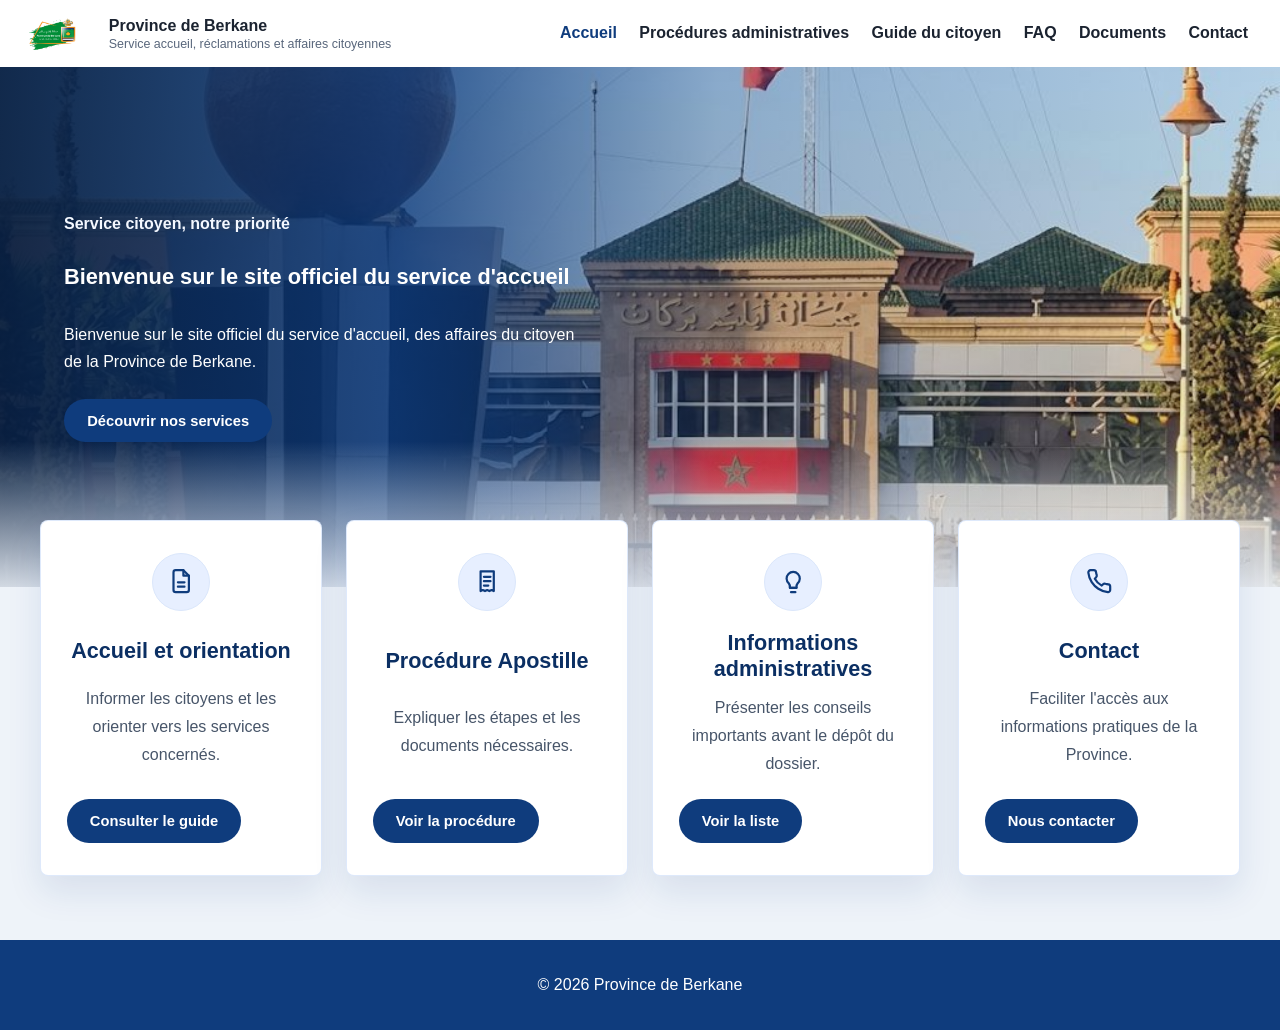
<file: index.html>
<!DOCTYPE html>
<html lang="fr">
<head>
    <meta charset="UTF-8">
    <meta name="viewport" content="width=device-width, initial-scale=1.0">
    <title>Accueil - Apostille Berkane</title>
    <link rel="stylesheet" href="style.css">
</head>
<body>
    <div class="topbar">
        <img src="berkane-logo.png" alt="Logo de la Province de Berkane" class="topbar-logo">
        <div class="site-title">
            <strong>Province de Berkane</strong>
            <span>Service accueil, réclamations et affaires citoyennes</span>
        </div>
        <nav aria-label="Navigation principale">
            <a href="index.html" aria-current="page">Accueil</a>
            <a href="procedures.html">Procédures administratives</a>
            <a href="guide.html">Guide du citoyen</a>
            <a href="faq.html">FAQ</a>
            <a href="documents.html">Documents</a>
            <a href="contact.html">Contact</a>
        </nav>
    </div>

    <header class="hero">
        <img class="hero-bg" src="province-site.jpeg" alt="Province de Berkane">
        <div class="hero-content">
            <p class="hero-subtitle">Service citoyen, notre priorité</p>
            <h1>Bienvenue sur le site officiel du service d'accueil</h1>
            <p>Bienvenue sur le site officiel du service d'accueil, des affaires du citoyen de la Province de Berkane.</p>
            <a class="btn" href="procedures.html">Découvrir nos services</a>
        </div>
    </header>

    <main class="container">
        <section class="services-overview" aria-labelledby="services-title">
            <div class="services-top">
                <h2 id="services-title">Nos services</h2>
                <p>Accédez rapidement aux principales prestations pour l'apostille de la province de Berkane.</p>
            </div>
            <div class="services-grid">
                <article class="service-card">
                    <div class="service-icon" aria-hidden="true">
                        <svg viewBox="0 0 24 24" focusable="false">
                            <path d="M14 2H7a2 2 0 0 0-2 2v16a2 2 0 0 0 2 2h10a2 2 0 0 0 2-2V7z"></path>
                            <path d="M14 2v5h5"></path>
                            <path d="M9 13h6"></path>
                            <path d="M9 17h6"></path>
                        </svg>
                    </div>
                    <h3>Accueil et orientation</h3>
                    <p>Informer les citoyens et les orienter vers les services concernés.</p>
                    <a href="guide.html" class="service-link">Consulter le guide</a>
                </article>
                <article class="service-card">
                    <div class="service-icon" aria-hidden="true">
                        <svg viewBox="0 0 24 24" focusable="false">
                            <path d="M6 3h12v18l-2-1-2 1-2-1-2 1-2-1-2 1z"></path>
                            <path d="M9 8h6"></path>
                            <path d="M9 12h6"></path>
                            <path d="M9 16h4"></path>
                        </svg>
                    </div>
                    <h3>Procédure Apostille</h3>
                    <p>Expliquer les étapes et les documents nécessaires.</p>
                    <a href="procedures.html" class="service-link">Voir la procédure</a>
                </article>
                <article class="service-card">
                    <div class="service-icon" aria-hidden="true">
                        <svg viewBox="0 0 24 24" focusable="false">
                            <path d="M9 18h6"></path>
                            <path d="M10 22h4"></path>
                            <path d="M8 14a6 6 0 1 1 8 0c-1 1-1 2-1 4H9c0-2 0-3-1-4z"></path>
                        </svg>
                    </div>
                    <h3>Informations administratives</h3>
                    <p>Présenter les conseils importants avant le dépôt du dossier.</p>
                    <a href="documents.html" class="service-link">Voir la liste</a>
                </article>
                <article class="service-card">
                    <div class="service-icon" aria-hidden="true">
                        <svg viewBox="0 0 24 24" focusable="false">
                            <path d="M22 16.92v3a2 2 0 0 1-2.18 2 19.8 19.8 0 0 1-8.63-3.07 19.5 19.5 0 0 1-6-6A19.8 19.8 0 0 1 2.12 4.2 2 2 0 0 1 4.11 2h3a2 2 0 0 1 2 1.72c.12.9.32 1.78.59 2.63a2 2 0 0 1-.45 2.11L8 9.71a16 16 0 0 0 6.29 6.29l1.25-1.25a2 2 0 0 1 2.11-.45c.85.27 1.73.47 2.63.59A2 2 0 0 1 22 16.92z"></path>
                        </svg>
                    </div>
                    <h3>Contact</h3>
                    <p>Faciliter l'accès aux informations pratiques de la Province.</p>
                    <a href="contact.html" class="service-link">Nous contacter</a>
                </article>
            </div>
        </section>
    </main>

    <footer>
        <p>&copy; 2026 Province de Berkane</p>
    </footer>
    <script src="script.js"></script>
</body>
</html>
</file>
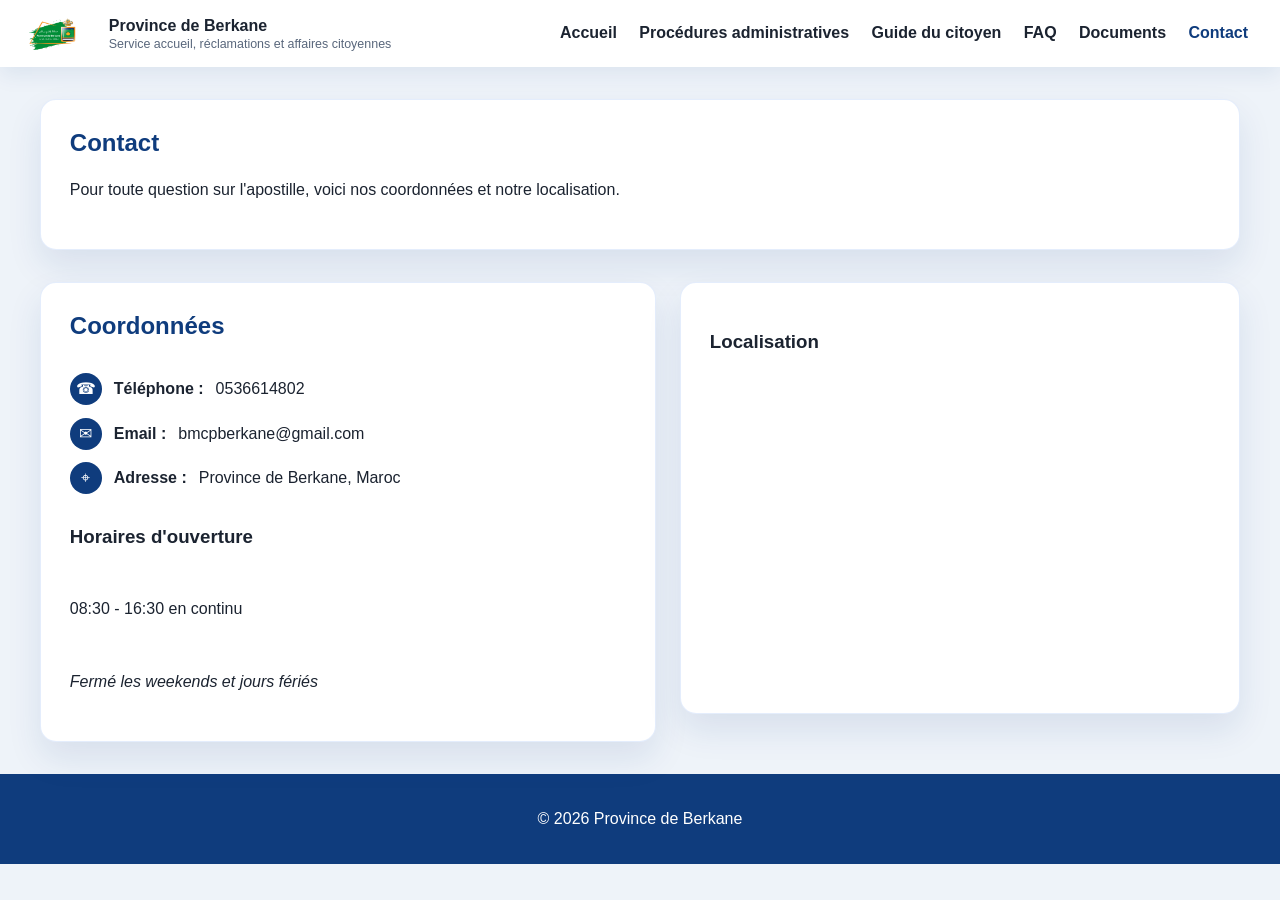
<file: contact.html>
<!DOCTYPE html>
<html lang="fr">
<head>
    <meta charset="UTF-8">
    <meta name="viewport" content="width=device-width, initial-scale=1.0">
    <title>Contact - Apostille Berkane</title>
    <link rel="stylesheet" href="style.css">
</head>
<body>
    <div class="topbar">
        <img src="berkane-logo.png" alt="Logo de la Province de Berkane" class="topbar-logo">
        <div class="site-title">
            <strong>Province de Berkane</strong>
            <span>Service accueil, réclamations et affaires citoyennes</span>
        </div>
        <nav aria-label="Navigation principale">
            <a href="index.html">Accueil</a>
            <a href="procedures.html">Procédures administratives</a>
            <a href="guide.html">Guide du citoyen</a>
            <a href="faq.html">FAQ</a>
            <a href="documents.html">Documents</a>
            <a href="contact.html" aria-current="page">Contact</a>
        </nav>
    </div>

    <main class="container">
        <section class="page-header">
            <h1>Contact</h1>
            <p>Pour toute question sur l'apostille, voici nos coordonnées et notre localisation.</p>
        </section>

        <section class="contact-grid">
            <div class="contact-card">
                <h2>Coordonnées</h2>
                <p class="contact-detail"><span class="detail-icon" aria-hidden="true">☎</span><strong>Téléphone :</strong> 0536614802</p>
                <p class="contact-detail"><span class="detail-icon" aria-hidden="true">✉</span><strong>Email :</strong> bmcpberkane@gmail.com</p>
                <p class="contact-detail"><span class="detail-icon" aria-hidden="true">⌖</span><strong>Adresse :</strong> Province de Berkane, Maroc</p>
                <h3>Horaires d'ouverture</h3>
                <p>08:30 - 16:30 en continu</p>
                <p><em>Fermé les weekends et jours fériés</em></p>
            </div>

            <div class="contact-card contact-map">
                <h3>Localisation</h3>
                <iframe src="https://www.google.com/maps/embed?pb=!1m18!1m12!1m3!1d3324.1234567890123!2d-2.3167!3d34.9167!2m3!1f0!2f0!3f0!3m2!1i1024!2i768!4f13.1!3m3!1m2!1s0xd0b1b1b1b1b1b1b%3A0x123456789abcdef!2sBerkane%2C%20Morocco!5e0!3m2!1sen!2s!4v1234567890!5m2!1sen!2s" title="Carte de localisation de la Province de Berkane" loading="lazy" allowfullscreen referrerpolicy="no-referrer-when-downgrade"></iframe>
            </div>
        </section>
    </main>

    <footer>
        <p>&copy; 2026 Province de Berkane</p>
    </footer>
    <script src="script.js"></script>
</body>
</html>
</file>
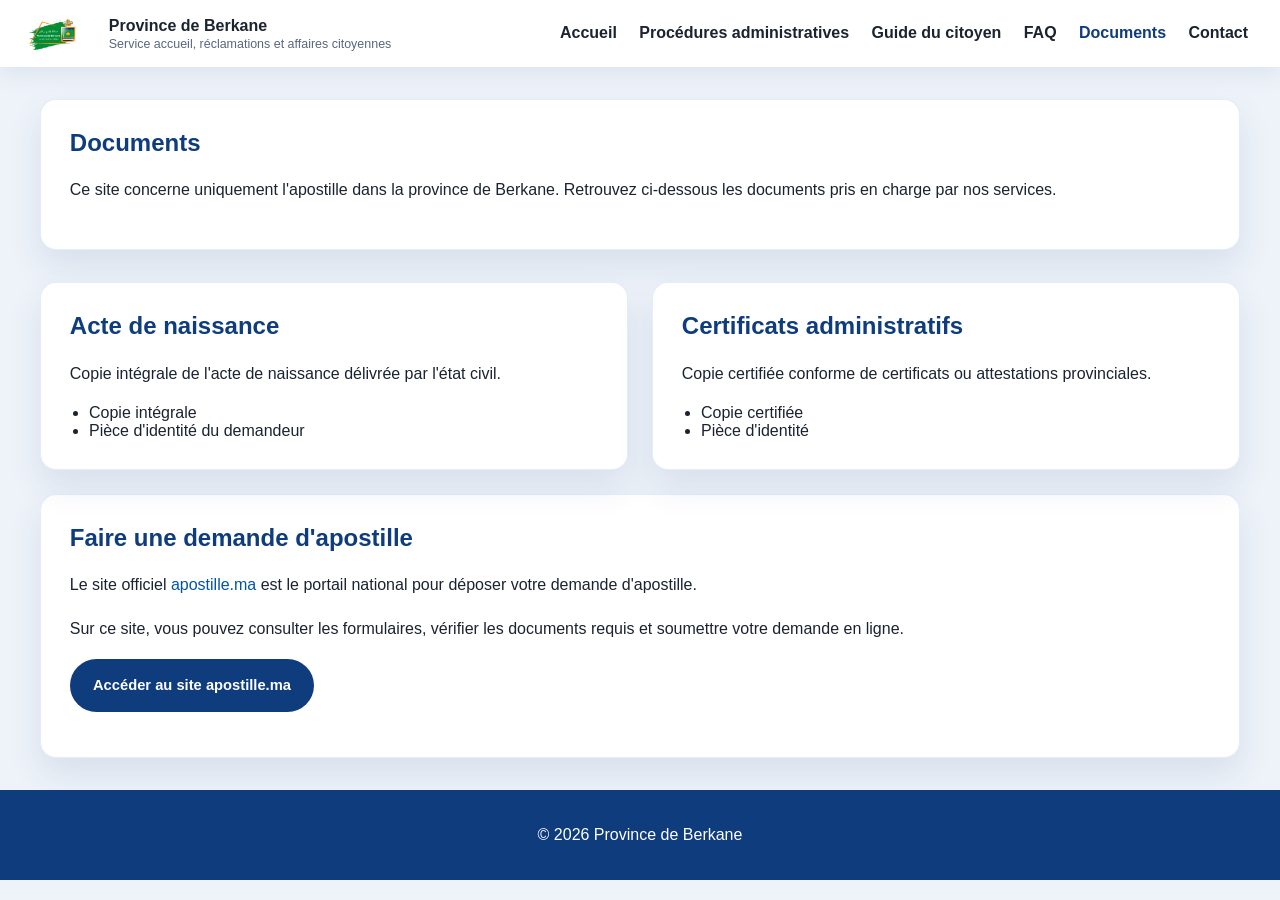
<file: documents.html>
<!DOCTYPE html>
<html lang="fr">
<head>
    <meta charset="UTF-8">
    <meta name="viewport" content="width=device-width, initial-scale=1.0">
    <title>Documents - Apostille Berkane</title>
    <link rel="stylesheet" href="style.css">
</head>
<body>
    <div class="topbar">
        <img src="berkane-logo.png" alt="Logo de la Province de Berkane" class="topbar-logo">
        <div class="site-title">
            <strong>Province de Berkane</strong>
            <span>Service accueil, réclamations et affaires citoyennes</span>
        </div>
        <nav aria-label="Navigation principale">
            <a href="index.html">Accueil</a>
            <a href="procedures.html">Procédures administratives</a>
            <a href="guide.html">Guide du citoyen</a>
            <a href="faq.html">FAQ</a>
            <a href="documents.html" aria-current="page">Documents</a>
            <a href="contact.html">Contact</a>
        </nav>
    </div>

    <main class="container">
        <section class="page-header">
            <h1>Documents</h1>
            <p>Ce site concerne uniquement l'apostille dans la province de Berkane. Retrouvez ci-dessous les documents pris en charge par nos services.</p>
        </section>

        <section class="document-grid" aria-label="Documents pris en charge">
            <article class="document-card">
                <h2>Acte de naissance</h2>
                <p>Copie intégrale de l'acte de naissance délivrée par l'état civil.</p>
                <ul>
                    <li>Copie intégrale</li>
                    <li>Pièce d'identité du demandeur</li>
                </ul>
            </article>
            <article class="document-card">
                <h2>Certificats administratifs</h2>
                <p>Copie certifiée conforme de certificats ou attestations provinciales.</p>
                <ul>
                    <li>Copie certifiée</li>
                    <li>Pièce d'identité</li>
                </ul>
            </article>
        </section>

        <section class="document-card">
            <h2>Faire une demande d'apostille</h2>
            <p>Le site officiel <a href="https://www.apostille.ma" target="_blank" rel="noopener noreferrer">apostille.ma</a> est le portail national pour déposer votre demande d'apostille.</p>
            <p>Sur ce site, vous pouvez consulter les formulaires, vérifier les documents requis et soumettre votre demande en ligne.</p>
            <p><a class="service-link document-site-link" href="https://www.apostille.ma" target="_blank" rel="noopener noreferrer">Accéder au site apostille.ma</a></p>
        </section>
    </main>

    <footer>
        <p>&copy; 2026 Province de Berkane</p>
    </footer>
    <script src="script.js"></script>
</body>
</html>
</file>
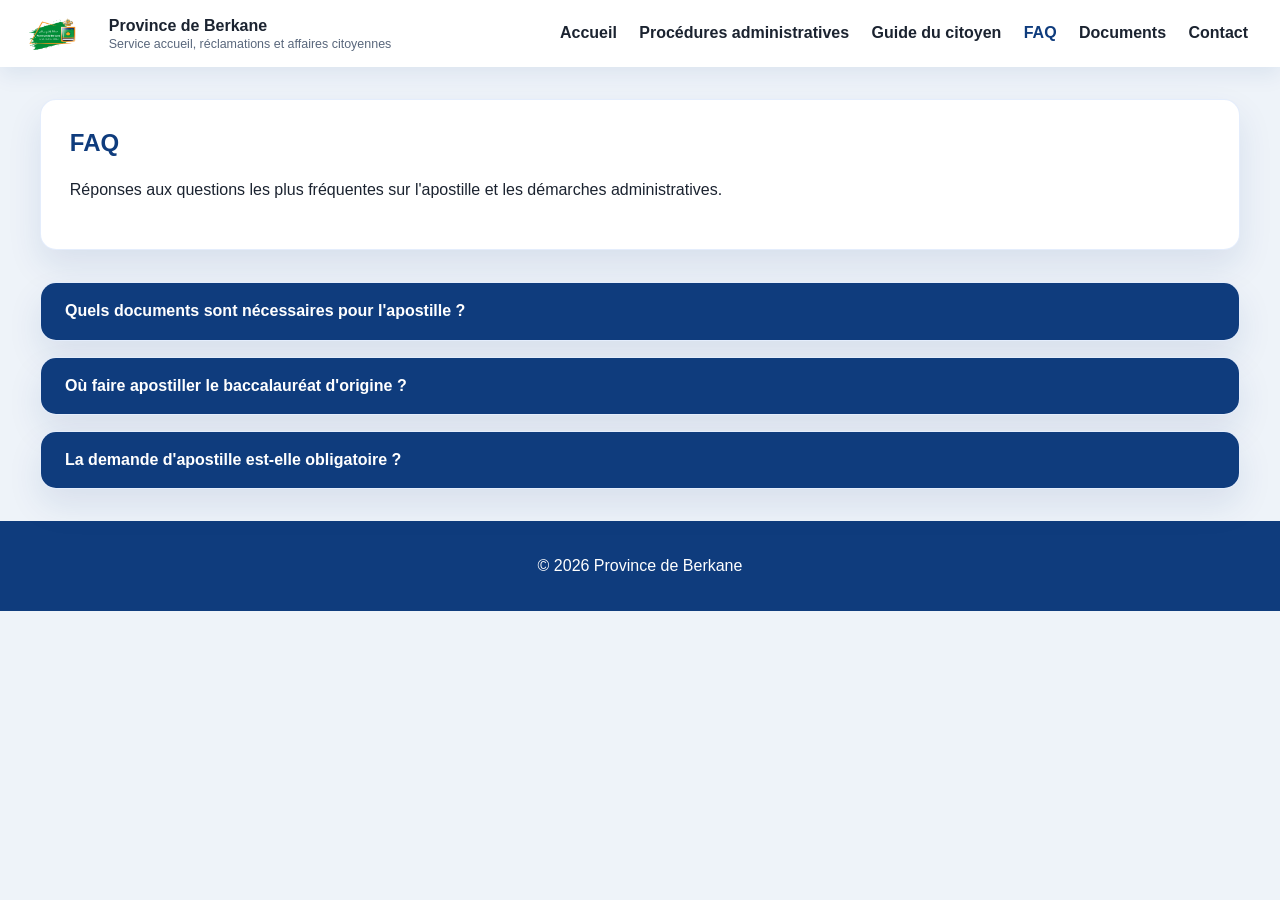
<file: faq.html>
<!DOCTYPE html>
<html lang="fr">
<head>
    <meta charset="UTF-8">
    <meta name="viewport" content="width=device-width, initial-scale=1.0">
    <title>FAQ - Apostille Berkane</title>
    <link rel="stylesheet" href="style.css">
</head>
<body>
    <div class="topbar">
        <img src="berkane-logo.png" alt="Logo de la Province de Berkane" class="topbar-logo">
        <div class="site-title">
            <strong>Province de Berkane</strong>
            <span>Service accueil, réclamations et affaires citoyennes</span>
        </div>
        <nav aria-label="Navigation principale">
            <a href="index.html">Accueil</a>
            <a href="procedures.html">Procédures administratives</a>
            <a href="guide.html">Guide du citoyen</a>
            <a href="faq.html" aria-current="page">FAQ</a>
            <a href="documents.html">Documents</a>
            <a href="contact.html">Contact</a>
        </nav>
    </div>

    <main class="container">
        <section class="page-header">
            <h1>FAQ</h1>
            <p>Réponses aux questions les plus fréquentes sur l'apostille et les démarches administratives.</p>
        </section>

        <section class="accordion" aria-label="Questions fréquentes">
            <article class="accordion-item">
                <button class="accordion-header" type="button">Quels documents sont nécessaires pour l'apostille ?</button>
                <div class="accordion-body">
                    <p>Les documents pris en charge par l'apostille de la province de Berkane sont principalement les actes de naissance et les certificats. Le casier judiciaire et les traductions ne sont pas liés à l'apostille au niveau provincial.</p>
                </div>
            </article>
            <article class="accordion-item">
                <button class="accordion-header" type="button">Où faire apostiller le baccalauréat d'origine ?</button>
                <div class="accordion-body">
                    <p>Le baccalauréat d'origine est apostillé à Oujda.</p>
                </div>
            </article>
            <article class="accordion-item">
                <button class="accordion-header" type="button">La demande d'apostille est-elle obligatoire ?</button>
                <div class="accordion-body">
                    <p>Oui, une demande d'apostille est obligatoire.</p>
                </div>
            </article>
        </section>
    </main>

    <footer>
        <p>&copy; 2026 Province de Berkane</p>
    </footer>
    <script src="script.js"></script>
</body>
</html>
</file>
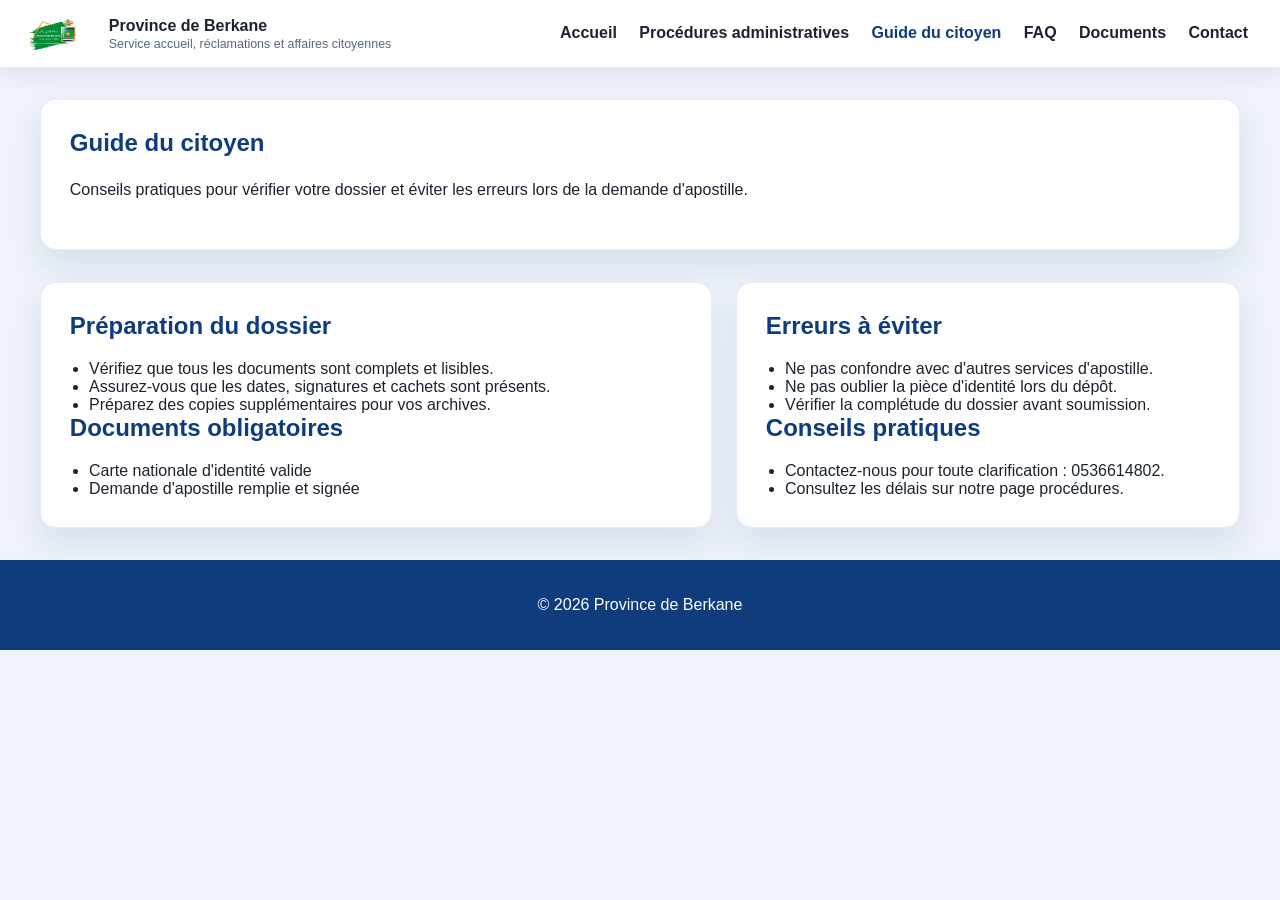
<file: guide.html>
<!DOCTYPE html>
<html lang="fr">
<head>
    <meta charset="UTF-8">
    <meta name="viewport" content="width=device-width, initial-scale=1.0">
    <title>Guide du citoyen - Apostille Berkane</title>
    <link rel="stylesheet" href="style.css">
</head>
<body>
    <div class="topbar">
        <img src="berkane-logo.png" alt="Logo de la Province de Berkane" class="topbar-logo">
        <div class="site-title">
            <strong>Province de Berkane</strong>
            <span>Service accueil, réclamations et affaires citoyennes</span>
        </div>
        <nav aria-label="Navigation principale">
            <a href="index.html">Accueil</a>
            <a href="procedures.html">Procédures administratives</a>
            <a href="guide.html" aria-current="page">Guide du citoyen</a>
            <a href="faq.html">FAQ</a>
            <a href="documents.html">Documents</a>
            <a href="contact.html">Contact</a>
        </nav>
    </div>

    <main class="container">
        <section class="page-header">
            <h1>Guide du citoyen</h1>
            <p>Conseils pratiques pour vérifier votre dossier et éviter les erreurs lors de la demande d'apostille.</p>
        </section>

        <div class="guide-grid">
            <div class="guide-panel">
                <h2>Préparation du dossier</h2>
                <ul>
                    <li>Vérifiez que tous les documents sont complets et lisibles.</li>
                    <li>Assurez-vous que les dates, signatures et cachets sont présents.</li>
                    <li>Préparez des copies supplémentaires pour vos archives.</li>
                </ul>
                <h2>Documents obligatoires</h2>
                <ul>
                    <li>Carte nationale d'identité valide</li>
                    <li>Demande d'apostille remplie et signée</li>
                </ul>
            </div>

            <div class="guide-panel">
                <h2>Erreurs à éviter</h2>
                <ul>
                    <li>Ne pas confondre avec d'autres services d'apostille.</li>
                    <li>Ne pas oublier la pièce d'identité lors du dépôt.</li>
                    <li>Vérifier la complétude du dossier avant soumission.</li>
                </ul>
                <h2>Conseils pratiques</h2>
                <ul>
                    <li>Contactez-nous pour toute clarification : 0536614802.</li>
                    <li>Consultez les délais sur notre page procédures.</li>
                </ul>
            </div>
        </div>
    </main>

    <footer>
        <p>&copy; 2026 Province de Berkane</p>
    </footer>
    <script src="script.js"></script>
</body>
</html>
</file>
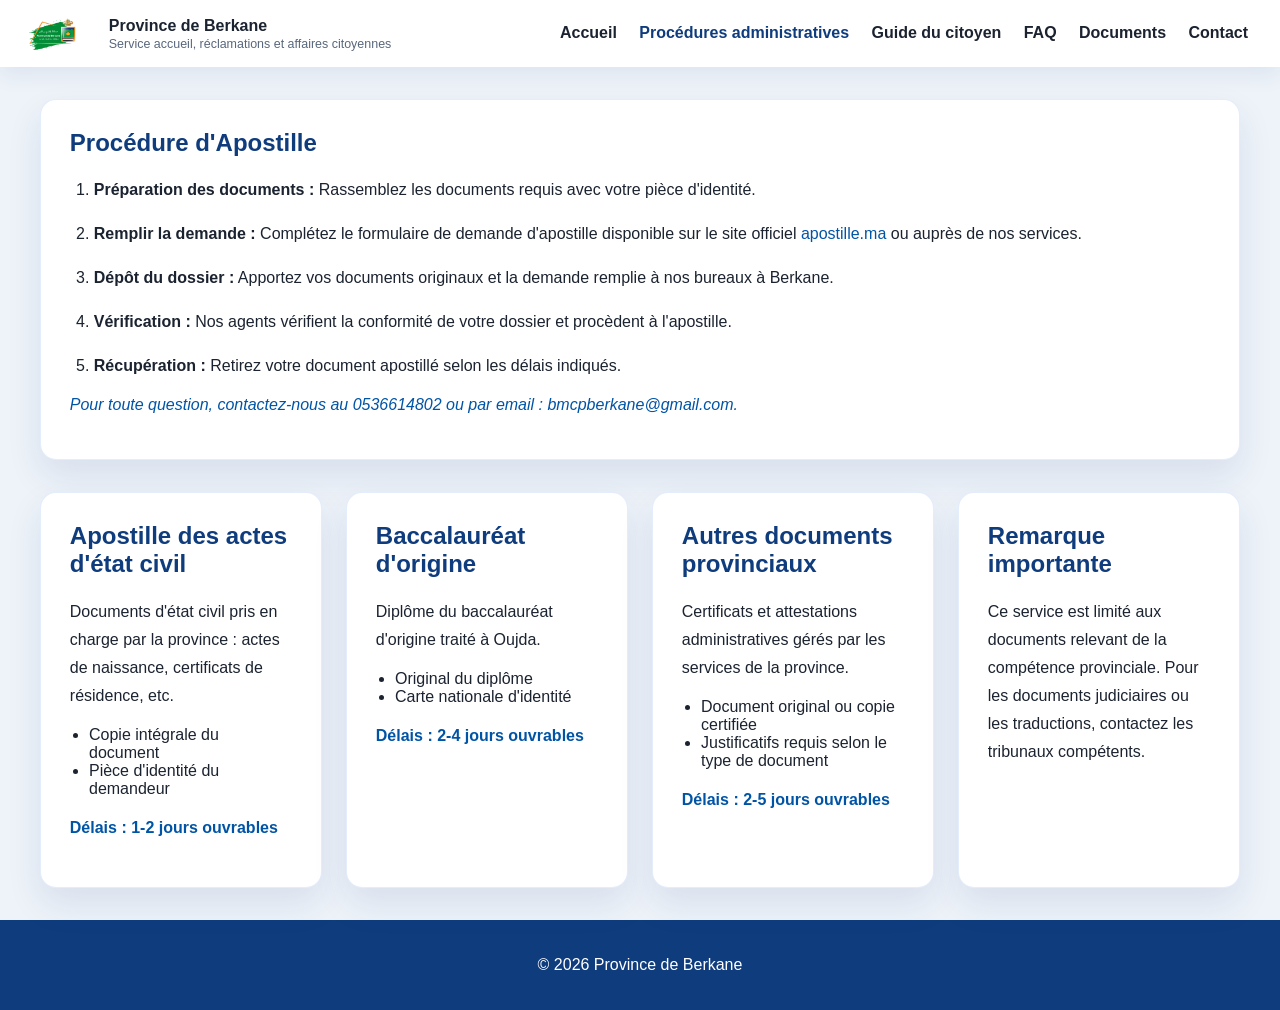
<file: procedures.html>
<!DOCTYPE html>
<html lang="fr">
<head>
    <meta charset="UTF-8">
    <meta name="viewport" content="width=device-width, initial-scale=1.0">
    <title>Procédures administratives - Apostille Berkane</title>
    <link rel="stylesheet" href="style.css">
</head>
<body>
    <div class="topbar">
        <img src="berkane-logo.png" alt="Logo de la Province de Berkane" class="topbar-logo">
        <div class="site-title">
            <strong>Province de Berkane</strong>
            <span>Service accueil, réclamations et affaires citoyennes</span>
        </div>
        <nav aria-label="Navigation principale">
            <a href="index.html">Accueil</a>
            <a href="procedures.html" aria-current="page">Procédures administratives</a>
            <a href="guide.html">Guide du citoyen</a>
            <a href="faq.html">FAQ</a>
            <a href="documents.html">Documents</a>
            <a href="contact.html">Contact</a>
        </nav>
    </div>

    <main class="container">
        <section class="procedure-steps">
            <h2>Procédure d'Apostille</h2>
            <ol>
                <li><strong>Préparation des documents :</strong> Rassemblez les documents requis avec votre pièce d'identité.</li>
                <li><strong>Remplir la demande :</strong> Complétez le formulaire de demande d'apostille disponible sur le site officiel <a href="https://www.apostille.ma" target="_blank" rel="noopener noreferrer">apostille.ma</a> ou auprès de nos services.</li>
                <li><strong>Dépôt du dossier :</strong> Apportez vos documents originaux et la demande remplie à nos bureaux à Berkane.</li>
                <li><strong>Vérification :</strong> Nos agents vérifient la conformité de votre dossier et procèdent à l'apostille.</li>
                <li><strong>Récupération :</strong> Retirez votre document apostillé selon les délais indiqués.</li>
            </ol>
            <p><em>Pour toute question, contactez-nous au 0536614802 ou par email : bmcpberkane@gmail.com.</em></p>
        </section>

        <section class="procedure-grid" aria-label="Types de documents">
            <article class="procedure-card">
                <h2>Apostille des actes d'état civil</h2>
                <p>Documents d'état civil pris en charge par la province : actes de naissance, certificats de résidence, etc.</p>
                <ul>
                    <li>Copie intégrale du document</li>
                    <li>Pièce d'identité du demandeur</li>
                </ul>
                <p class="duration">Délais : 1-2 jours ouvrables</p>
            </article>
            <article class="procedure-card">
                <h2>Baccalauréat d'origine</h2>
                <p>Diplôme du baccalauréat d'origine traité à Oujda.</p>
                <ul>
                    <li>Original du diplôme</li>
                    <li>Carte nationale d'identité</li>
                </ul>
                <p class="duration">Délais : 2-4 jours ouvrables</p>
            </article>
            <article class="procedure-card">
                <h2>Autres documents provinciaux</h2>
                <p>Certificats et attestations administratives gérés par les services de la province.</p>
                <ul>
                    <li>Document original ou copie certifiée</li>
                    <li>Justificatifs requis selon le type de document</li>
                </ul>
                <p class="duration">Délais : 2-5 jours ouvrables</p>
            </article>
            <article class="procedure-card">
                <h2>Remarque importante</h2>
                <p>Ce service est limité aux documents relevant de la compétence provinciale. Pour les documents judiciaires ou les traductions, contactez les tribunaux compétents.</p>
            </article>
        </section>
    </main>

    <footer>
        <p>&copy; 2026 Province de Berkane</p>
    </footer>
    <script src="script.js"></script>
</body>
</html>
</file>
<file: style.css>
* {
    box-sizing: border-box;
}

:root {
    --blue-900: #0b2f63;
    --blue-800: #0f3c7d;
    --blue-700: #0054a6;
    --blue-600: #1d5bbf;
    --blue-100: #e7efff;
    --blue-50: #f7f9ff;
    --text: #1b2330;
    --muted: #59677c;
    --card: #ffffff;
    --border: #dbe7fb;
    --shadow: 0 16px 34px rgba(15, 60, 125, 0.1);
}

body {
    font-family: "Segoe UI", Tahoma, Geneva, Verdana, sans-serif;
    margin: 0;
    background-color: #eef3f9;
    color: var(--text);
}

a {
    color: var(--blue-700);
    text-decoration: none;
}

a:hover,
a:focus-visible {
    text-decoration: underline;
}

.topbar {
    display: flex;
    flex-wrap: wrap;
    justify-content: space-between;
    align-items: center;
    gap: 1rem;
    padding: 1rem 1.8rem;
    background: var(--card);
    color: var(--text);
    box-shadow: 0 8px 20px rgba(15, 60, 125, 0.08);
}

.topbar-logo {
    width: 52px;
    height: auto;
    margin-right: 0.75rem;
}

.site-title {
    display: flex;
    flex-direction: column;
    gap: 0.1rem;
    flex-grow: 1;
    min-width: 220px;
    margin-right: 1.5rem;
}

.site-title strong {
    font-size: 1rem;
    line-height: 1.2;
    color: var(--text);
}

.site-title span {
    font-size: 0.78rem;
    color: var(--muted);
}

.topbar nav {
    display: flex;
    flex-wrap: wrap;
    gap: 1rem;
    align-items: center;
}

.topbar a {
    color: var(--text);
    font-weight: 650;
    padding: 0.45rem 0.2rem;
}

.topbar a:hover,
.topbar a:focus-visible,
.topbar a[aria-current="page"] {
    color: var(--blue-800);
}

.container {
    width: min(1200px, calc(100% - 2rem));
    margin: 0 auto;
    padding: 2rem 0;
}

.hero {
    position: relative;
    display: flex;
    align-items: stretch;
    background: #0b2f63;
    color: white;
    min-height: 520px;
    overflow: hidden;
}

.hero-bg {
    position: absolute;
    inset: 0;
    width: 100%;
    height: 100%;
    object-fit: cover;
}

.hero::before {
    content: "";
    position: absolute;
    inset: 0;
    z-index: 1;
    background: linear-gradient(90deg, rgba(7, 31, 66, 0.94) 0%, rgba(13, 59, 124, 0.82) 31%, rgba(13, 59, 124, 0.28) 56%, rgba(13, 59, 124, 0.02) 100%);
    pointer-events: none;
}

.hero::after {
    content: "";
    position: absolute;
    inset: 0;
    z-index: 1;
    background: linear-gradient(180deg, rgba(255, 255, 255, 0) 72%, rgba(238, 243, 249, 0.88) 100%);
    pointer-events: none;
}

.hero-content {
    position: relative;
    z-index: 2;
    width: min(640px, 54vw);
    padding: clamp(3rem, 6vw, 5.5rem) clamp(1.4rem, 5vw, 4.5rem);
    display: flex;
    flex-direction: column;
    justify-content: center;
}

.hero-subtitle {
    text-transform: none;
    letter-spacing: 0;
    margin: 0 0 0.8rem;
    color: #f4f8ff;
    font-size: clamp(1.9rem, 4.6vw, 4rem);
    line-height: 1.06;
    font-weight: 700;
}

.hero h1 {
    font-size: clamp(1.15rem, 1.7vw, 1.55rem);
    margin: 0 0 0.9rem;
    line-height: 1.38;
    font-weight: 700;
}

.hero p {
    max-width: 570px;
    margin-bottom: 1.5rem;
    line-height: 1.65;
    font-size: 1rem;
}

.btn,
.service-link {
    display: inline-flex;
    align-items: center;
    justify-content: center;
    width: fit-content;
    background-color: #f4efe3;
    color: var(--blue-900);
    padding: 0.85rem 1.45rem;
    border-radius: 999px;
    font-weight: 700;
    font-size: 0.92rem;
    transition: background-color 0.2s ease, transform 0.2s ease;
}

.btn:hover,
.btn:focus-visible,
.service-link:hover,
.service-link:focus-visible {
    background-color: #ffffff;
    text-decoration: none;
    transform: translateY(-1px);
}

.hero .btn,
.services-overview .service-link {
    background-color: var(--blue-800);
    color: #ffffff;
}

.hero .btn:hover,
.hero .btn:focus-visible,
.services-overview .service-link:hover,
.services-overview .service-link:focus-visible {
    background-color: var(--blue-900);
    color: #ffffff;
}

.document-site-link {
    background-color: var(--blue-800);
    color: #ffffff;
}

.document-site-link:hover,
.document-site-link:focus-visible {
    background-color: var(--blue-900);
    color: #ffffff;
}

.page-header,
.quick-info,
.important-note,
.procedure-steps,
.info-card,
.procedure-card,
.document-card,
.contact-card,
.guide-panel,
.note-card,
.link-card {
    background: var(--card);
    border-radius: 1rem;
    padding: 1.8rem;
    box-shadow: var(--shadow);
    border: 1px solid rgba(219, 231, 251, 0.75);
}

.page-header {
    margin-bottom: 2rem;
}

.page-header h1,
.quick-info h2,
.important-note h2,
.procedure-steps h2,
.info-card h2,
.procedure-card h2,
.document-card h2,
.contact-card h2,
.guide-panel h2,
.note-card h3 {
    margin-top: 0;
    color: var(--blue-800);
}

.page-header p,
.quick-info p,
.important-note p,
.procedure-steps li,
.info-card p,
.procedure-card p,
.document-card p,
.contact-card p,
.guide-panel p,
.link-card p {
    line-height: 1.75;
}

.services-overview {
    margin-top: -6.2rem;
    margin-bottom: 2rem;
    position: relative;
    z-index: 2;
}

.services-top {
    position: absolute;
    width: 1px;
    height: 1px;
    overflow: hidden;
    clip-path: inset(50%);
    white-space: nowrap;
}

.services-top h2 {
    margin: 0 0 0.75rem;
    color: var(--blue-800);
}

.services-top p {
    margin: 0 auto;
    max-width: 640px;
    color: #4a5b7a;
}

.services-grid,
.info-grid,
.procedure-grid,
.document-grid,
.contact-grid,
.guide-grid {
    display: grid;
    gap: 1.5rem;
}

.services-grid {
    grid-template-columns: repeat(auto-fit, minmax(220px, 1fr));
    grid-auto-rows: 1fr;
}

.service-card {
    display: flex;
    flex-direction: column;
    justify-content: space-between;
    position: relative;
    background: var(--card);
    border-radius: 8px;
    padding: 2rem 1.6rem;
    text-align: center;
    box-shadow: var(--shadow);
    border: 1px solid rgba(219, 231, 251, 0.9);
    min-height: 245px;
}

.service-icon {
    width: 58px;
    height: 58px;
    margin: 0 auto 1.2rem;
    border-radius: 50%;
    display: grid;
    place-items: center;
    background: var(--blue-100);
    color: var(--blue-800);
    border: 1px solid var(--border);
    font-size: 1.45rem;
}

.service-icon svg {
    width: 1.65rem;
    height: 1.65rem;
    fill: none;
    stroke: currentColor;
    stroke-linecap: round;
    stroke-linejoin: round;
    stroke-width: 2;
}

.service-card h3 {
    margin: 0 0 0.75rem;
    color: var(--blue-900);
    font-size: 1.35rem;
}

.service-card p {
    color: #475569;
    line-height: 1.75;
    margin: 0 0 1.35rem;
}

.info-grid {
    grid-template-columns: repeat(auto-fit, minmax(220px, 1fr));
}

.procedure-grid {
    grid-template-columns: repeat(auto-fit, minmax(240px, 1fr));
}

.document-grid {
    grid-template-columns: repeat(auto-fit, minmax(260px, 1fr));
    margin-bottom: 1.5rem;
}

.procedure-card ul,
.guide-panel ul,
.document-card ul {
    padding-left: 1.2rem;
    margin: 1rem 0 0;
}

.duration {
    margin-top: 1rem;
    font-weight: 700;
    color: var(--blue-700);
}

.contact-grid {
    grid-template-columns: 1.1fr 1fr;
    align-items: start;
}

.contact-card {
    display: flex;
    flex-direction: column;
    gap: 0.8rem;
}

.contact-detail {
    display: flex;
    align-items: center;
    gap: 0.75rem;
    margin: 0;
    line-height: 1.7;
}

.detail-icon {
    flex: 0 0 auto;
    width: 2rem;
    height: 2rem;
    display: grid;
    place-items: center;
    background-color: var(--blue-800);
    color: white;
    border-radius: 50%;
    font-size: 1rem;
}

.contact-map iframe {
    width: 100%;
    min-height: 300px;
    border: 0;
    border-radius: 1rem;
}

.guide-grid {
    grid-template-columns: 1.2fr 0.9fr;
}

.note-card {
    background-color: var(--blue-50);
    border: 1px solid var(--border);
}

.link-card {
    grid-column: 1 / -1;
    display: flex;
    flex-direction: column;
    gap: 0.85rem;
}

.link-card a {
    display: inline-block;
    color: var(--blue-800);
    font-weight: 700;
}

.accordion {
    display: grid;
    gap: 1rem;
}

.accordion-item {
    border-radius: 1rem;
    overflow: hidden;
    background: var(--card);
    box-shadow: var(--shadow);
    border: 1px solid rgba(219, 231, 251, 0.75);
}

.accordion-header {
    width: 100%;
    border: none;
    background: var(--blue-800);
    color: white;
    text-align: left;
    padding: 1.2rem 1.5rem;
    font-size: 1rem;
    font-weight: 700;
    cursor: pointer;
}

.accordion-header:hover,
.accordion-header:focus-visible {
    background: var(--blue-900);
}

.accordion-body {
    display: none;
    padding: 1.5rem;
    line-height: 1.75;
    border-top: 1px solid var(--blue-100);
}

.accordion-item.open .accordion-body {
    display: block;
}

.quick-info ul {
    list-style: none;
    padding: 0;
}

.quick-info li {
    margin-bottom: 0.5rem;
    padding: 0.5rem 0;
    border-bottom: 1px solid var(--blue-100);
}

.quick-info li:last-child {
    border-bottom: none;
}

.important-note {
    background: var(--blue-50);
    border: 1px solid var(--border);
    margin-top: 2rem;
}

.procedure-steps {
    margin-bottom: 2rem;
}

.procedure-steps ol {
    padding-left: 1.5rem;
}

.procedure-steps li {
    margin-bottom: 1rem;
}

.procedure-steps em {
    display: block;
    margin-top: 1rem;
    color: var(--blue-700);
}

footer {
    text-align: center;
    padding: 1.25rem;
    background: var(--blue-800);
    color: white;
}

@media (max-width: 900px) {
    .hero {
        min-height: 460px;
    }

    .hero::before {
        background: linear-gradient(90deg, rgba(7, 31, 66, 0.94) 0%, rgba(13, 59, 124, 0.78) 52%, rgba(13, 59, 124, 0.18) 100%);
    }

    .hero-content {
        width: min(560px, 78vw);
    }

    .contact-grid,
    .guide-grid {
        grid-template-columns: 1fr;
    }
}

@media (max-width: 640px) {
    .topbar {
        align-items: flex-start;
        gap: 0.65rem;
        padding: 0.9rem 1rem;
    }

    .topbar-logo {
        width: 38px;
    }

    .site-title {
        min-width: 0;
        margin-right: 0;
    }

    .topbar nav {
        width: 100%;
        gap: 0.55rem 0.85rem;
    }

    .container {
        padding: 1rem 0;
    }

    .hero {
        min-height: 430px;
    }

    .hero::before {
        background: linear-gradient(90deg, rgba(7, 31, 66, 0.96) 0%, rgba(13, 59, 124, 0.84) 68%, rgba(13, 59, 124, 0.32) 100%);
    }

    .hero-content {
        width: 100%;
        padding: 2.6rem 1.2rem 5.2rem;
    }

    .services-overview {
        margin-top: -4.8rem;
    }

    .page-header,
    .quick-info,
    .important-note,
    .procedure-steps,
    .info-card,
    .procedure-card,
    .document-card,
    .contact-card,
    .guide-panel,
    .note-card,
    .link-card,
    .service-card {
        padding: 1.35rem;
    }
}
</file>
